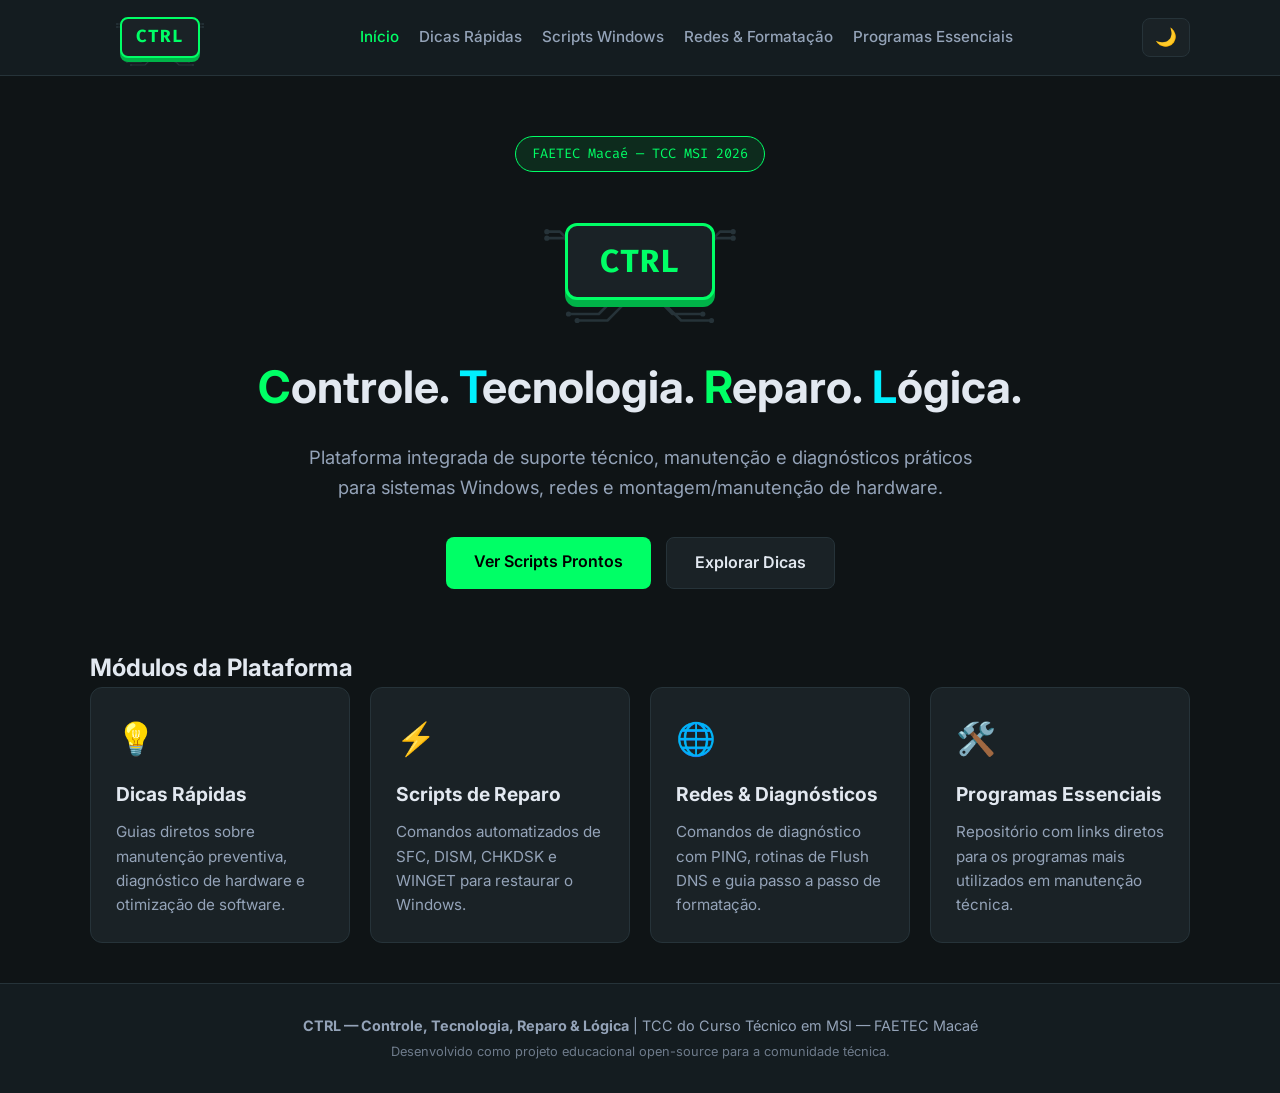
<file: index.html>
<!DOCTYPE html>
<html lang="pt-BR" data-theme="dark">
<head>
    <meta charset="UTF-8">
    <meta name="viewport" content="width=device-width, initial-scale=1.0">
    <title>CTRL — Controle, Tecnologia, Reparo & Lógica</title>
    <link rel="stylesheet" href="design.css">
    <link rel="preconnect" href="https://fonts.googleapis.com">
    <link rel="preconnect" href="https://fonts.gstatic.com" crossorigin>
    <link href="https://fonts.googleapis.com/css2?family=Fira+Code:wght@400;600;700&family=Inter:wght@300;400;500;600;700&display=swap" rel="stylesheet">
</head>
<body data-theme="dark">
    <!-- Canvas para efeito de trilha do mouse -->
    <canvas id="trail-canvas"></canvas>

    <header class="navbar">
        <div class="container nav-container">
            <!-- Logo Interativa CTRL com Trilhas RGB no Topo -->
            <a href="index.html" class="motherboard-container logo-header" title="Início - CTRL">
                <svg class="circuit-bg" viewBox="0 0 450 300" aria-hidden="true">
                    <path class="track t1" d="M 155 120 L 80 120 L 40 80 L 10 80" />
                    <circle class="node n1" cx="10" cy="80" r="5" />
                    <path class="track t2" d="M 155 135 L 90 135 L 50 95 L 10 95" />
                    <circle class="node n2" cx="10" cy="95" r="5" />
                    <path class="track t3" d="M 295 120 L 370 120 L 410 80 L 440 80" />
                    <circle class="node n3" cx="440" cy="80" r="5" />
                    <path class="track t4" d="M 295 135 L 360 135 L 400 95 L 440 95" />
                    <circle class="node n4" cx="440" cy="95" r="5" />
                    <path class="track t2" d="M 170 190 L 170 230 L 130 270 L 60 270" />
                    <circle class="node n2" cx="60" cy="270" r="5" />
                    <path class="track t3" d="M 190 190 L 190 245 L 150 285 L 80 285" />
                    <circle class="node n3" cx="80" cy="285" r="5" />
                    <path class="track t1" d="M 260 190 L 260 230 L 300 270 L 370 270" />
                    <circle class="node n1" cx="370" cy="270" r="5" />
                    <path class="track t4" d="M 280 190 L 280 245 L 320 285 L 390 285" />
                    <circle class="node n4" cx="390" cy="285" r="5" />
                </svg>
                <div class="ctrl-button">CTRL</div>
            </a>

            <nav class="nav-links">
                <a href="index.html" class="active">Início</a>
                <a href="dicas-rapidas.html">Dicas Rápidas</a>
                <a href="reparo.html">Scripts Windows</a>
                <a href="formatacao.html">Redes & Formatação</a>
                <a href="programas-essenciais.html">Programas Essenciais</a>
            </nav>
            <button id="theme-toggle" class="theme-btn" aria-label="Alternar Tema">
                <span class="theme-icon">🌙</span>
            </button>
        </div>
    </header>

    <main>
        <section class="hero">
            <div class="container">
                <div class="hero-badge">FAETEC Macaé — TCC MSI 2026</div>
                
                <!-- Logo Interativa CTRL com Trilhas RGB Destaque no Meio -->
                <div class="keyboard-key-container">
                    <div class="motherboard-container logo-hero">
                        <svg class="circuit-bg" viewBox="0 0 450 300" aria-hidden="true">
                            <path class="track t1" d="M 155 120 L 80 120 L 40 80 L 10 80" />
                            <circle class="node n1" cx="10" cy="80" r="6" />
                            <path class="track t2" d="M 155 135 L 90 135 L 50 95 L 10 95" />
                            <circle class="node n2" cx="10" cy="95" r="6" />
                            <path class="track t3" d="M 295 120 L 370 120 L 410 80 L 440 80" />
                            <circle class="node n3" cx="440" cy="80" r="6" />
                            <path class="track t4" d="M 295 135 L 360 135 L 400 95 L 440 95" />
                            <circle class="node n4" cx="440" cy="95" r="6" />
                            <path class="track t2" d="M 170 190 L 170 230 L 130 270 L 60 270" />
                            <circle class="node n2" cx="60" cy="270" r="6" />
                            <path class="track t3" d="M 190 190 L 190 245 L 150 285 L 80 285" />
                            <circle class="node n3" cx="80" cy="285" r="6" />
                            <path class="track t1" d="M 260 190 L 260 230 L 300 270 L 370 270" />
                            <circle class="node n1" cx="370" cy="270" r="6" />
                            <path class="track t4" d="M 280 190 L 280 245 L 320 285 L 390 285" />
                            <circle class="node n4" cx="390" cy="285" r="6" />
                        </svg>
                        <div class="ctrl-button hero-keycap">CTRL</div>
                    </div>
                </div>

                <h1 class="hero-title">
                    <span class="text-green">C</span>ontrole. 
                    <span class="text-aqua">T</span>ecnologia. 
                    <span class="text-green">R</span>eparo. 
                    <span class="text-aqua">L</span>ógica.
                </h1>
                <p class="hero-desc">
                    Plataforma integrada de suporte técnico, manutenção e diagnósticos práticos para sistemas Windows, redes e montagem/manutenção de hardware.
                </p>
                <div class="hero-actions">
                    <a href="reparo.html" class="btn btn-primary">Ver Scripts Prontos</a>
                    <a href="dicas-rapidas.html" class="btn btn-outline">Explorar Dicas</a>
                </div>
            </div>
        </section>

        <section class="modules-section">
            <div class="container">
                <h2 class="section-title">Módulos da Plataforma</h2>
                <div class="grid-4">
                    <a href="dicas-rapidas.html" class="card-link">
                        <div class="card">
                            <div class="card-icon">💡</div>
                            <h3>Dicas Rápidas</h3>
                            <p>Guias diretos sobre manutenção preventiva, diagnóstico de hardware e otimização de software.</p>
                        </div>
                    </a>
                    <a href="reparo.html" class="card-link">
                        <div class="card">
                            <div class="card-icon">⚡</div>
                            <h3>Scripts de Reparo</h3>
                            <p>Comandos automatizados de SFC, DISM, CHKDSK e WINGET para restaurar o Windows.</p>
                        </div>
                    </a>
                    <a href="formatacao.html" class="card-link">
                        <div class="card">
                            <div class="card-icon">🌐</div>
                            <h3>Redes & Diagnósticos</h3>
                            <p>Comandos de diagnóstico com PING, rotinas de Flush DNS e guia passo a passo de formatação.</p>
                        </div>
                    </a>
                    <a href="programas-essenciais.html" class="card-link">
                        <div class="card">
                            <div class="card-icon">🛠️</div>
                            <h3>Programas Essenciais</h3>
                            <p>Repositório com links diretos para os programas mais utilizados em manutenção técnica.</p>
                        </div>
                    </a>
                </div>
            </div>
        </section>
    </main>

    <footer>
        <div class="container footer-content">
            <p><strong>CTRL — Controle, Tecnologia, Reparo & Lógica</strong> | TCC do Curso Técnico em MSI — FAETEC Macaé</p>
            <p class="footer-sub">Desenvolvido como projeto educacional open-source para a comunidade técnica.</p>
        </div>
    </footer>

    <script src="JavaScript/interactives.js"></script>
    <script src="JavaScript/trail.js"></script>
</body>
</html>
</file>
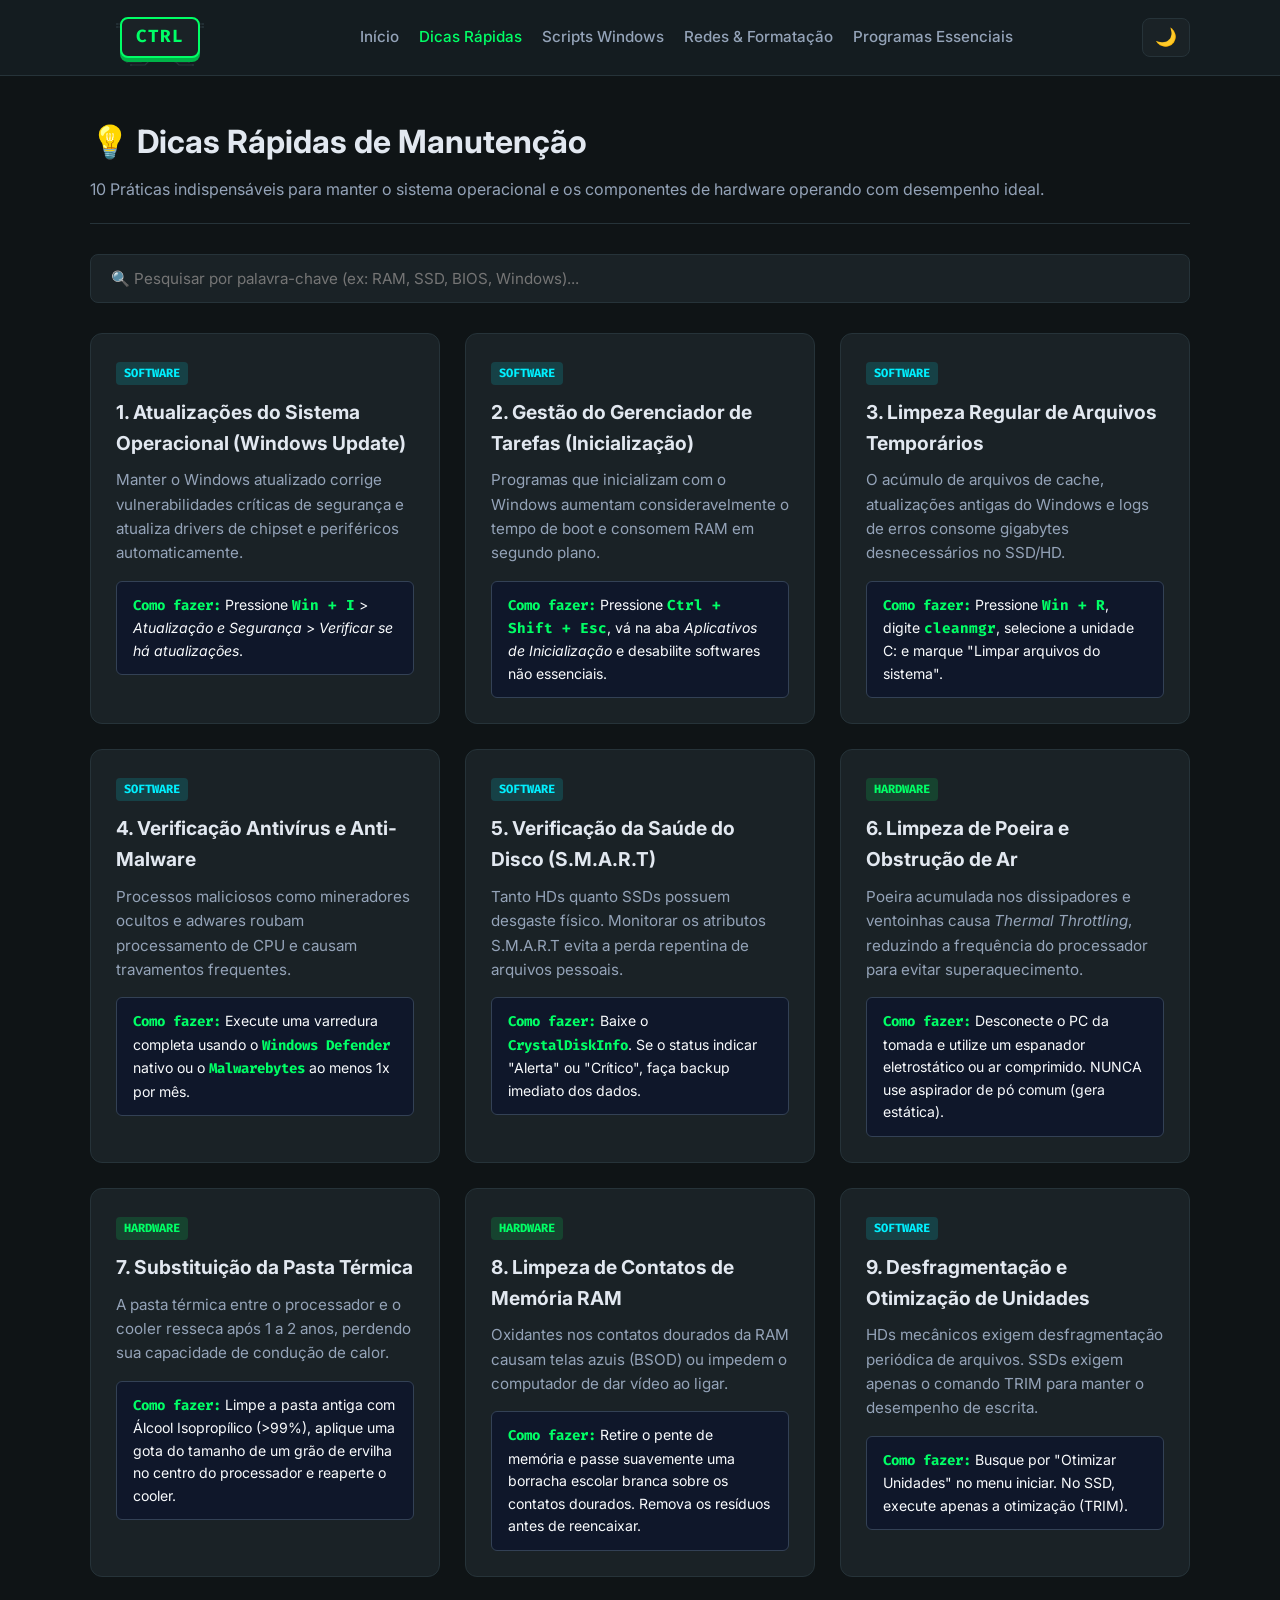
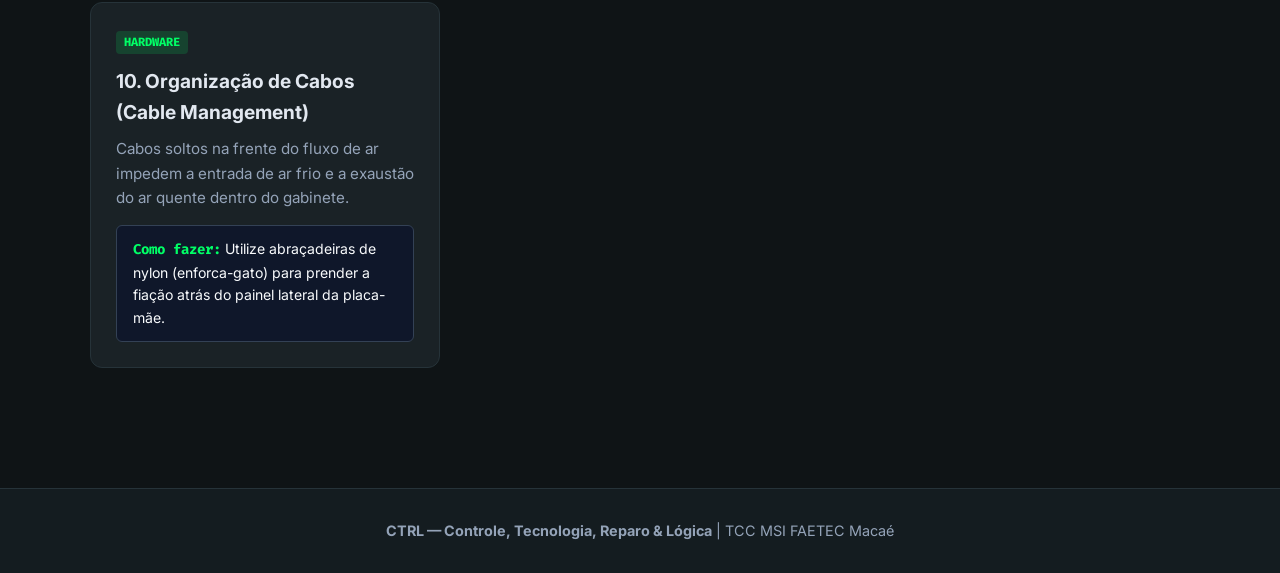
<file: dicas-rapidas.html>
<!DOCTYPE html>
<html lang="pt-BR" data-theme="dark">
<head>
    <meta charset="UTF-8">
    <meta name="viewport" content="width=device-width, initial-scale=1.0">
    <title>Dicas Rápidas — CTRL</title>
    <link rel="stylesheet" href="design.css">
    <link href="https://fonts.googleapis.com/css2?family=Fira+Code:wght@400;600;700&family=Inter:wght@300;400;500;600;700&display=swap" rel="stylesheet">
</head>
<body data-theme="dark">
    <canvas id="trail-canvas"></canvas>

    <header class="navbar">
        <div class="container nav-container">
            <a href="index.html" class="motherboard-container logo-header" title="Início - CTRL">
                <svg class="circuit-bg" viewBox="0 0 450 300" aria-hidden="true">
                    <path class="track t1" d="M 155 120 L 80 120 L 40 80 L 10 80" /><circle class="node n1" cx="10" cy="80" r="5" />
                    <path class="track t2" d="M 155 135 L 90 135 L 50 95 L 10 95" /><circle class="node n2" cx="10" cy="95" r="5" />
                    <path class="track t3" d="M 295 120 L 370 120 L 410 80 L 440 80" /><circle class="node n3" cx="440" cy="80" r="5" />
                    <path class="track t4" d="M 295 135 L 360 135 L 400 95 L 440 95" /><circle class="node n4" cx="440" cy="95" r="5" />
                    <path class="track t2" d="M 170 190 L 170 230 L 130 270 L 60 270" /><circle class="node n2" cx="60" cy="270" r="5" />
                    <path class="track t3" d="M 190 190 L 190 245 L 150 285 L 80 285" /><circle class="node n3" cx="80" cy="285" r="5" />
                    <path class="track t1" d="M 260 190 L 260 230 L 300 270 L 370 270" /><circle class="node n1" cx="370" cy="270" r="5" />
                    <path class="track t4" d="M 280 190 L 280 245 L 320 285 L 390 285" /><circle class="node n4" cx="390" cy="285" r="5" />
                </svg>
                <div class="ctrl-button">CTRL</div>
            </a>
            <nav class="nav-links">
                <a href="index.html">Início</a>
                <a href="dicas-rapidas.html" class="active">Dicas Rápidas</a>
                <a href="reparo.html">Scripts Windows</a>
                <a href="formatacao.html">Redes & Formatação</a>
                <a href="programas-essenciais.html">Programas Essenciais</a>
            </nav>
            <button id="theme-toggle" class="theme-btn"><span class="theme-icon">🌙</span></button>
        </div>
    </header>

    <main class="container page-content">
        <div class="page-header">
            <h1>💡 Dicas Rápidas de Manutenção</h1>
            <p>10 Práticas indispensáveis para manter o sistema operacional e os componentes de hardware operando com desempenho ideal.</p>
        </div>

        <div class="search-container">
            <input type="text" id="search-input" placeholder="🔍 Pesquisar por palavra-chave (ex: RAM, SSD, BIOS, Windows)...">
        </div>

        <div class="grid-2">
            <div class="card">
                <span class="tag tag-software">SOFTWARE</span>
                <h3>1. Atualizações do Sistema Operacional (Windows Update)</h3>
                <p>Manter o Windows atualizado corrige vulnerabilidades críticas de segurança e atualiza drivers de chipset e periféricos automaticamente.</p>
                <div class="tip-box">
                    <strong>Como fazer:</strong> Pressione <code>Win + I</code> &gt; <em>Atualização e Segurança</em> &gt; <em>Verificar se há atualizações</em>.
                </div>
            </div>

            <div class="card">
                <span class="tag tag-software">SOFTWARE</span>
                <h3>2. Gestão do Gerenciador de Tarefas (Inicialização)</h3>
                <p>Programas que inicializam com o Windows aumentam consideravelmente o tempo de boot e consomem RAM em segundo plano.</p>
                <div class="tip-box">
                    <strong>Como fazer:</strong> Pressione <code>Ctrl + Shift + Esc</code>, vá na aba <em>Aplicativos de Inicialização</em> e desabilite softwares não essenciais.
                </div>
            </div>

            <div class="card">
                <span class="tag tag-software">SOFTWARE</span>
                <h3>3. Limpeza Regular de Arquivos Temporários</h3>
                <p>O acúmulo de arquivos de cache, atualizações antigas do Windows e logs de erros consome gigabytes desnecessários no SSD/HD.</p>
                <div class="tip-box">
                    <strong>Como fazer:</strong> Pressione <code>Win + R</code>, digite <code>cleanmgr</code>, selecione a unidade C: e marque "Limpar arquivos do sistema".
                </div>
            </div>

            <div class="card">
                <span class="tag tag-software">SOFTWARE</span>
                <h3>4. Verificação Antivírus e Anti-Malware</h3>
                <p>Processos maliciosos como mineradores ocultos e adwares roubam processamento de CPU e causam travamentos frequentes.</p>
                <div class="tip-box">
                    <strong>Como fazer:</strong> Execute uma varredura completa usando o <strong>Windows Defender</strong> nativo ou o <strong>Malwarebytes</strong> ao menos 1x por mês.
                </div>
            </div>

            <div class="card">
                <span class="tag tag-software">SOFTWARE</span>
                <h3>5. Verificação da Saúde do Disco (S.M.A.R.T)</h3>
                <p>Tanto HDs quanto SSDs possuem desgaste físico. Monitorar os atributos S.M.A.R.T evita a perda repentina de arquivos pessoais.</p>
                <div class="tip-box">
                    <strong>Como fazer:</strong> Baixe o <strong>CrystalDiskInfo</strong>. Se o status indicar "Alerta" ou "Crítico", faça backup imediato dos dados.
                </div>
            </div>

            <div class="card">
                <span class="tag tag-hardware">HARDWARE</span>
                <h3>6. Limpeza de Poeira e Obstrução de Ar</h3>
                <p>Poeira acumulada nos dissipadores e ventoinhas causa <em>Thermal Throttling</em>, reduzindo a frequência do processador para evitar superaquecimento.</p>
                <div class="tip-box">
                    <strong>Como fazer:</strong> Desconecte o PC da tomada e utilize um espanador eletrostático ou ar comprimido. NUNCA use aspirador de pó comum (gera estática).
                </div>
            </div>

            <div class="card">
                <span class="tag tag-hardware">HARDWARE</span>
                <h3>7. Substituição da Pasta Térmica</h3>
                <p>A pasta térmica entre o processador e o cooler resseca após 1 a 2 anos, perdendo sua capacidade de condução de calor.</p>
                <div class="tip-box">
                    <strong>Como fazer:</strong> Limpe a pasta antiga com Álcool Isopropílico (&gt;99%), aplique uma gota do tamanho de um grão de ervilha no centro do processador e reaperte o cooler.
                </div>
            </div>

            <div class="card">
                <span class="tag tag-hardware">HARDWARE</span>
                <h3>8. Limpeza de Contatos de Memória RAM</h3>
                <p>Oxidantes nos contatos dourados da RAM causam telas azuis (BSOD) ou impedem o computador de dar vídeo ao ligar.</p>
                <div class="tip-box">
                    <strong>Como fazer:</strong> Retire o pente de memória e passe suavemente uma borracha escolar branca sobre os contatos dourados. Remova os resíduos antes de reencaixar.
                </div>
            </div>

            <div class="card">
                <span class="tag tag-software">SOFTWARE</span>
                <h3>9. Desfragmentação e Otimização de Unidades</h3>
                <p>HDs mecânicos exigem desfragmentação periódica de arquivos. SSDs exigem apenas o comando TRIM para manter o desempenho de escrita.</p>
                <div class="tip-box">
                    <strong>Como fazer:</strong> Busque por "Otimizar Unidades" no menu iniciar. No SSD, execute apenas a otimização (TRIM).
                </div>
            </div>

            <div class="card">
                <span class="tag tag-hardware">HARDWARE</span>
                <h3>10. Organização de Cabos (Cable Management)</h3>
                <p>Cabos soltos na frente do fluxo de ar impedem a entrada de ar frio e a exaustão do ar quente dentro do gabinete.</p>
                <div class="tip-box">
                    <strong>Como fazer:</strong> Utilize abraçadeiras de nylon (enforca-gato) para prender a fiação atrás do painel lateral da placa-mãe.
                </div>
            </div>
        </div>
    </main>

    <footer>
        <div class="container footer-content">
            <p><strong>CTRL — Controle, Tecnologia, Reparo & Lógica</strong> | TCC MSI FAETEC Macaé</p>
        </div>
    </footer>
    <script src="JavaScript/interactives.js"></script>
    <script src="JavaScript/trail.js"></script>
</body>
</html>
</file>
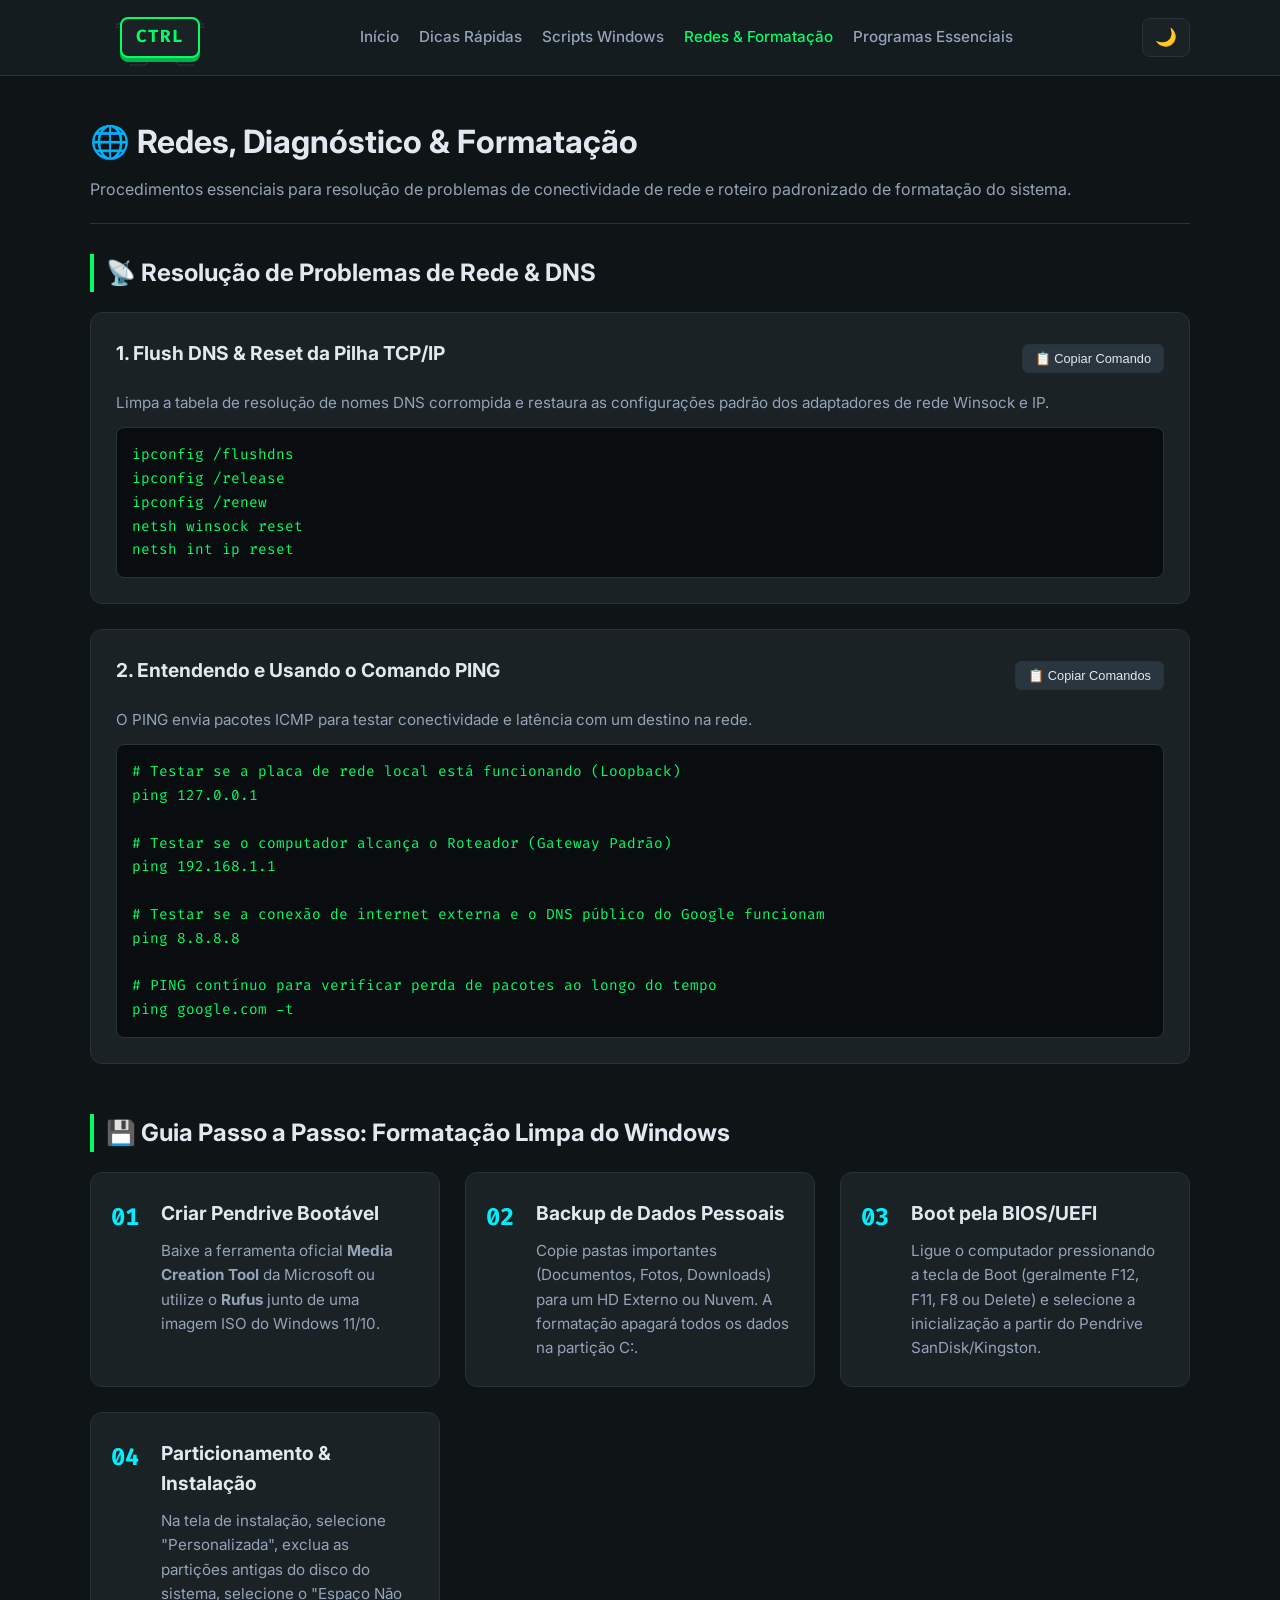
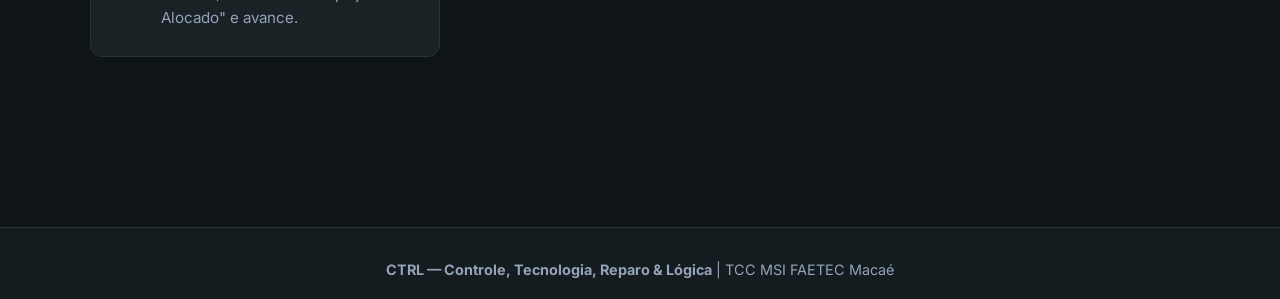
<file: formatacao.html>
<!DOCTYPE html>
<html lang="pt-BR" data-theme="dark">
<head>
    <meta charset="UTF-8">
    <meta name="viewport" content="width=device-width, initial-scale=1.0">
    <title>Redes & Formatação — CTRL</title>
    <link rel="stylesheet" href="design.css">
    <link href="https://fonts.googleapis.com/css2?family=Fira+Code:wght@400;600;700&family=Inter:wght@300;400;500;600;700&display=swap" rel="stylesheet">
</head>
<body data-theme="dark">
    <canvas id="trail-canvas"></canvas>

    <header class="navbar">
        <div class="container nav-container">
            <a href="index.html" class="motherboard-container logo-header" title="Início - CTRL">
                <svg class="circuit-bg" viewBox="0 0 450 300" aria-hidden="true">
                    <path class="track t1" d="M 155 120 L 80 120 L 40 80 L 10 80" /><circle class="node n1" cx="10" cy="80" r="5" />
                    <path class="track t2" d="M 155 135 L 90 135 L 50 95 L 10 95" /><circle class="node n2" cx="10" cy="95" r="5" />
                    <path class="track t3" d="M 295 120 L 370 120 L 410 80 L 440 80" /><circle class="node n3" cx="440" cy="80" r="5" />
                    <path class="track t4" d="M 295 135 L 360 135 L 400 95 L 440 95" /><circle class="node n4" cx="440" cy="95" r="5" />
                    <path class="track t2" d="M 170 190 L 170 230 L 130 270 L 60 270" /><circle class="node n2" cx="60" cy="270" r="5" />
                    <path class="track t3" d="M 190 190 L 190 245 L 150 285 L 80 285" /><circle class="node n3" cx="80" cy="285" r="5" />
                    <path class="track t1" d="M 260 190 L 260 230 L 300 270 L 370 270" /><circle class="node n1" cx="370" cy="270" r="5" />
                    <path class="track t4" d="M 280 190 L 280 245 L 320 285 L 390 285" /><circle class="node n4" cx="390" cy="285" r="5" />
                </svg>
                <div class="ctrl-button">CTRL</div>
            </a>
            <nav class="nav-links">
                <a href="index.html">Início</a>
                <a href="dicas-rapidas.html">Dicas Rápidas</a>
                <a href="reparo.html">Scripts Windows</a>
                <a href="formatacao.html" class="active">Redes & Formatação</a>
                <a href="programas-essenciais.html">Programas Essenciais</a>
            </nav>
            <button id="theme-toggle" class="theme-btn"><span class="theme-icon">🌙</span></button>
        </div>
    </header>

    <main class="container page-content">
        <div class="page-header">
            <h1>🌐 Redes, Diagnóstico & Formatação</h1>
            <p>Procedimentos essenciais para resolução de problemas de conectividade de rede e roteiro padronizado de formatação do sistema.</p>
        </div>

        <section class="section-mb">
            <h2>📡 Resolução de Problemas de Rede & DNS</h2>

            <div class="card script-card">
                <div class="script-header">
                    <h3>1. Flush DNS & Reset da Pilha TCP/IP</h3>
                    <button class="btn-copy" onclick="copyCode('code-netreset')">📋 Copiar Comando</button>
                </div>
                <p>Limpa a tabela de resolução de nomes DNS corrompida e restaura as configurações padrão dos adaptadores de rede Winsock e IP.</p>
                <pre><code id="code-netreset">ipconfig /flushdns
ipconfig /release
ipconfig /renew
netsh winsock reset
netsh int ip reset</code></pre>
            </div>

            <div class="card script-card">
                <div class="script-header">
                    <h3>2. Entendendo e Usando o Comando PING</h3>
                    <button class="btn-copy" onclick="copyCode('code-ping')">📋 Copiar Comandos</button>
                </div>
                <p>O PING envia pacotes ICMP para testar conectividade e latência com um destino na rede.</p>
                <pre><code id="code-ping"># Testar se a placa de rede local está funcionando (Loopback)
ping 127.0.0.1

# Testar se o computador alcança o Roteador (Gateway Padrão)
ping 192.168.1.1

# Testar se a conexão de internet externa e o DNS público do Google funcionam
ping 8.8.8.8

# PING contínuo para verificar perda de pacotes ao longo do tempo
ping google.com -t</code></pre>
            </div>
        </section>

        <section class="section-mb">
            <h2>💾 Guia Passo a Passo: Formatação Limpa do Windows</h2>
            <div class="grid-2">
                <div class="card step-card">
                    <div class="step-num">01</div>
                    <h3>Criar Pendrive Bootável</h3>
                    <p>Baixe a ferramenta oficial <strong>Media Creation Tool</strong> da Microsoft ou utilize o <strong>Rufus</strong> junto de uma imagem ISO do Windows 11/10.</p>
                </div>

                <div class="card step-card">
                    <div class="step-num">02</div>
                    <h3>Backup de Dados Pessoais</h3>
                    <p>Copie pastas importantes (Documentos, Fotos, Downloads) para um HD Externo ou Nuvem. A formatação apagará todos os dados na partição C:.</p>
                </div>

                <div class="card step-card">
                    <div class="step-num">03</div>
                    <h3>Boot pela BIOS/UEFI</h3>
                    <p>Ligue o computador pressionando a tecla de Boot (geralmente F12, F11, F8 ou Delete) e selecione a inicialização a partir do Pendrive SanDisk/Kingston.</p>
                </div>

                <div class="card step-card">
                    <div class="step-num">04</div>
                    <h3>Particionamento & Instalação</h3>
                    <p>Na tela de instalação, selecione "Personalizada", exclua as partições antigas do disco do sistema, selecione o "Espaço Não Alocado" e avance.</p>
                </div>
            </div>
        </section>
    </main>

    <footer>
        <div class="container footer-content">
            <p><strong>CTRL — Controle, Tecnologia, Reparo & Lógica</strong> | TCC MSI FAETEC Macaé</p>
        </div>
    </footer>
    <script src="JavaScript/interactives.js"></script>
    <script src="JavaScript/trail.js"></script>
</body>
</html>
</file>
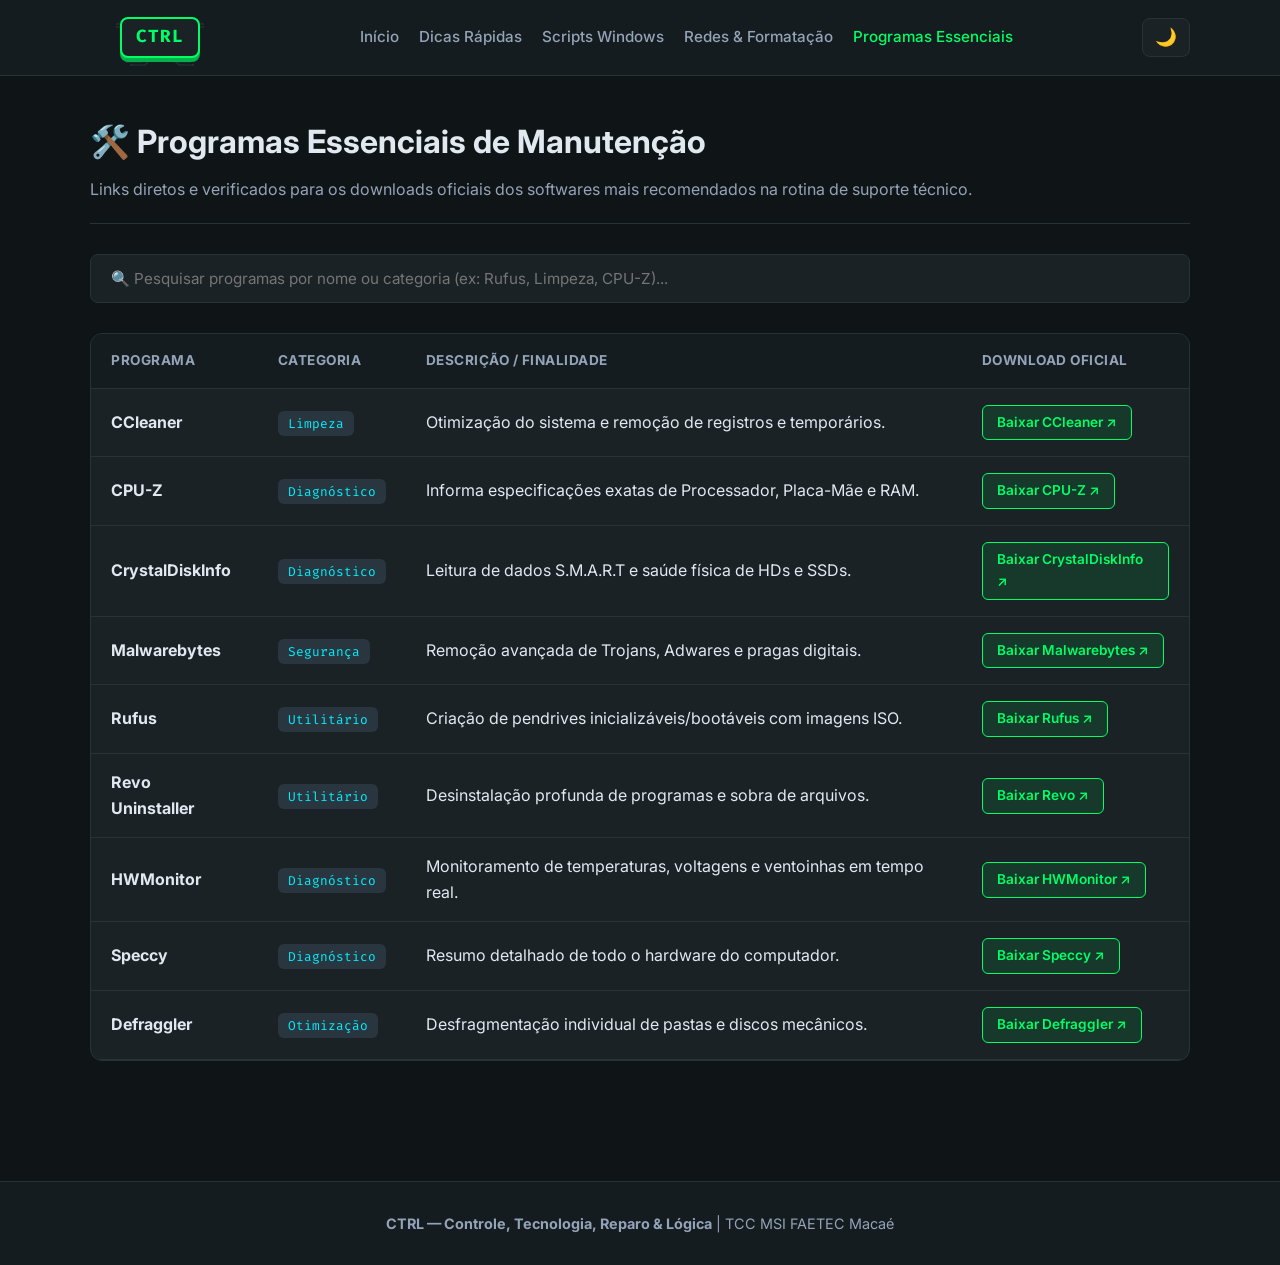
<file: programas-essenciais.html>
<!DOCTYPE html>
<html lang="pt-BR" data-theme="dark">
<head>
    <meta charset="UTF-8">
    <meta name="viewport" content="width=device-width, initial-scale=1.0">
    <title>Programas Essenciais — CTRL</title>
    <link rel="stylesheet" href="design.css">
    <link href="https://fonts.googleapis.com/css2?family=Fira+Code:wght@400;600;700&family=Inter:wght@300;400;500;600;700&display=swap" rel="stylesheet">
</head>
<body data-theme="dark">
    <canvas id="trail-canvas"></canvas>

    <header class="navbar">
        <div class="container nav-container">
            <a href="index.html" class="motherboard-container logo-header" title="Início - CTRL">
                <svg class="circuit-bg" viewBox="0 0 450 300" aria-hidden="true">
                    <path class="track t1" d="M 155 120 L 80 120 L 40 80 L 10 80" /><circle class="node n1" cx="10" cy="80" r="5" />
                    <path class="track t2" d="M 155 135 L 90 135 L 50 95 L 10 95" /><circle class="node n2" cx="10" cy="95" r="5" />
                    <path class="track t3" d="M 295 120 L 370 120 L 410 80 L 440 80" /><circle class="node n3" cx="440" cy="80" r="5" />
                    <path class="track t4" d="M 295 135 L 360 135 L 400 95 L 440 95" /><circle class="node n4" cx="440" cy="95" r="5" />
                    <path class="track t2" d="M 170 190 L 170 230 L 130 270 L 60 270" /><circle class="node n2" cx="60" cy="270" r="5" />
                    <path class="track t3" d="M 190 190 L 190 245 L 150 285 L 80 285" /><circle class="node n3" cx="80" cy="285" r="5" />
                    <path class="track t1" d="M 260 190 L 260 230 L 300 270 L 370 270" /><circle class="node n1" cx="370" cy="270" r="5" />
                    <path class="track t4" d="M 280 190 L 280 245 L 320 285 L 390 285" /><circle class="node n4" cx="390" cy="285" r="5" />
                </svg>
                <div class="ctrl-button">CTRL</div>
            </a>
            <nav class="nav-links">
                <a href="index.html">Início</a>
                <a href="dicas-rapidas.html">Dicas Rápidas</a>
                <a href="reparo.html">Scripts Windows</a>
                <a href="formatacao.html">Redes & Formatação</a>
                <a href="programas-essenciais.html" class="active">Programas Essenciais</a>
            </nav>
            <button id="theme-toggle" class="theme-btn"><span class="theme-icon">🌙</span></button>
        </div>
    </header>

    <main class="container page-content">
        <div class="page-header">
            <h1>🛠️ Programas Essenciais de Manutenção</h1>
            <p>Links diretos e verificados para os downloads oficiais dos softwares mais recomendados na rotina de suporte técnico.</p>
        </div>

        <div class="search-container">
            <input type="text" id="search-input" placeholder="🔍 Pesquisar programas por nome ou categoria (ex: Rufus, Limpeza, CPU-Z)...">
        </div>

        <div class="table-container">
            <table class="prog-table">
                <thead>
                    <tr>
                        <th>Programa</th>
                        <th>Categoria</th>
                        <th>Descrição / Finalidade</th>
                        <th>Download Oficial</th>
                    </tr>
                </thead>
                <tbody>
                    <tr>
                        <td><strong>CCleaner</strong></td>
                        <td><span class="badge-cat">Limpeza</span></td>
                        <td>Otimização do sistema e remoção de registros e temporários.</td>
                        <td><a href="https://www.ccleaner.com/ccleaner/download" target="_blank" rel="noopener" class="btn-download">Baixar CCleaner ↗</a></td>
                    </tr>
                    <tr>
                        <td><strong>CPU-Z</strong></td>
                        <td><span class="badge-cat">Diagnóstico</span></td>
                        <td>Informa especificações exatas de Processador, Placa-Mãe e RAM.</td>
                        <td><a href="https://www.cpuid.com/softwares/cpu-z.html" target="_blank" rel="noopener" class="btn-download">Baixar CPU-Z ↗</a></td>
                    </tr>
                    <tr>
                        <td><strong>CrystalDiskInfo</strong></td>
                        <td><span class="badge-cat">Diagnóstico</span></td>
                        <td>Leitura de dados S.M.A.R.T e saúde física de HDs e SSDs.</td>
                        <td><a href="https://crystalmark.info/en/download/" target="_blank" rel="noopener" class="btn-download">Baixar CrystalDiskInfo ↗</a></td>
                    </tr>
                    <tr>
                        <td><strong>Malwarebytes</strong></td>
                        <td><span class="badge-cat">Segurança</span></td>
                        <td>Remoção avançada de Trojans, Adwares e pragas digitais.</td>
                        <td><a href="https://www.malwarebytes.com/mwb-download" target="_blank" rel="noopener" class="btn-download">Baixar Malwarebytes ↗</a></td>
                    </tr>
                    <tr>
                        <td><strong>Rufus</strong></td>
                        <td><span class="badge-cat">Utilitário</span></td>
                        <td>Criação de pendrives inicializáveis/bootáveis com imagens ISO.</td>
                        <td><a href="https://rufus.ie/" target="_blank" rel="noopener" class="btn-download">Baixar Rufus ↗</a></td>
                    </tr>
                    <tr>
                        <td><strong>Revo Uninstaller</strong></td>
                        <td><span class="badge-cat">Utilitário</span></td>
                        <td>Desinstalação profunda de programas e sobra de arquivos.</td>
                        <td><a href="https://www.revouninstaller.com/revo-uninstaller-free-download/" target="_blank" rel="noopener" class="btn-download">Baixar Revo ↗</a></td>
                    </tr>
                    <tr>
                        <td><strong>HWMonitor</strong></td>
                        <td><span class="badge-cat">Diagnóstico</span></td>
                        <td>Monitoramento de temperaturas, voltagens e ventoinhas em tempo real.</td>
                        <td><a href="https://www.cpuid.com/softwares/hwmonitor.html" target="_blank" rel="noopener" class="btn-download">Baixar HWMonitor ↗</a></td>
                    </tr>
                    <tr>
                        <td><strong>Speccy</strong></td>
                        <td><span class="badge-cat">Diagnóstico</span></td>
                        <td>Resumo detalhado de todo o hardware do computador.</td>
                        <td><a href="https://www.ccleaner.com/speccy/download" target="_blank" rel="noopener" class="btn-download">Baixar Speccy ↗</a></td>
                    </tr>
                    <tr>
                        <td><strong>Defraggler</strong></td>
                        <td><span class="badge-cat">Otimização</span></td>
                        <td>Desfragmentação individual de pastas e discos mecânicos.</td>
                        <td><a href="https://www.ccleaner.com/defraggler/download" target="_blank" rel="noopener" class="btn-download">Baixar Defraggler ↗</a></td>
                    </tr>
                </tbody>
            </table>
        </div>
    </main>

    <footer>
        <div class="container footer-content">
            <p><strong>CTRL — Controle, Tecnologia, Reparo & Lógica</strong> | TCC MSI FAETEC Macaé</p>
        </div>
    </footer>
    <script src="JavaScript/interactives.js"></script>
    <script src="JavaScript/trail.js"></script>
</body>
</html>
</file>
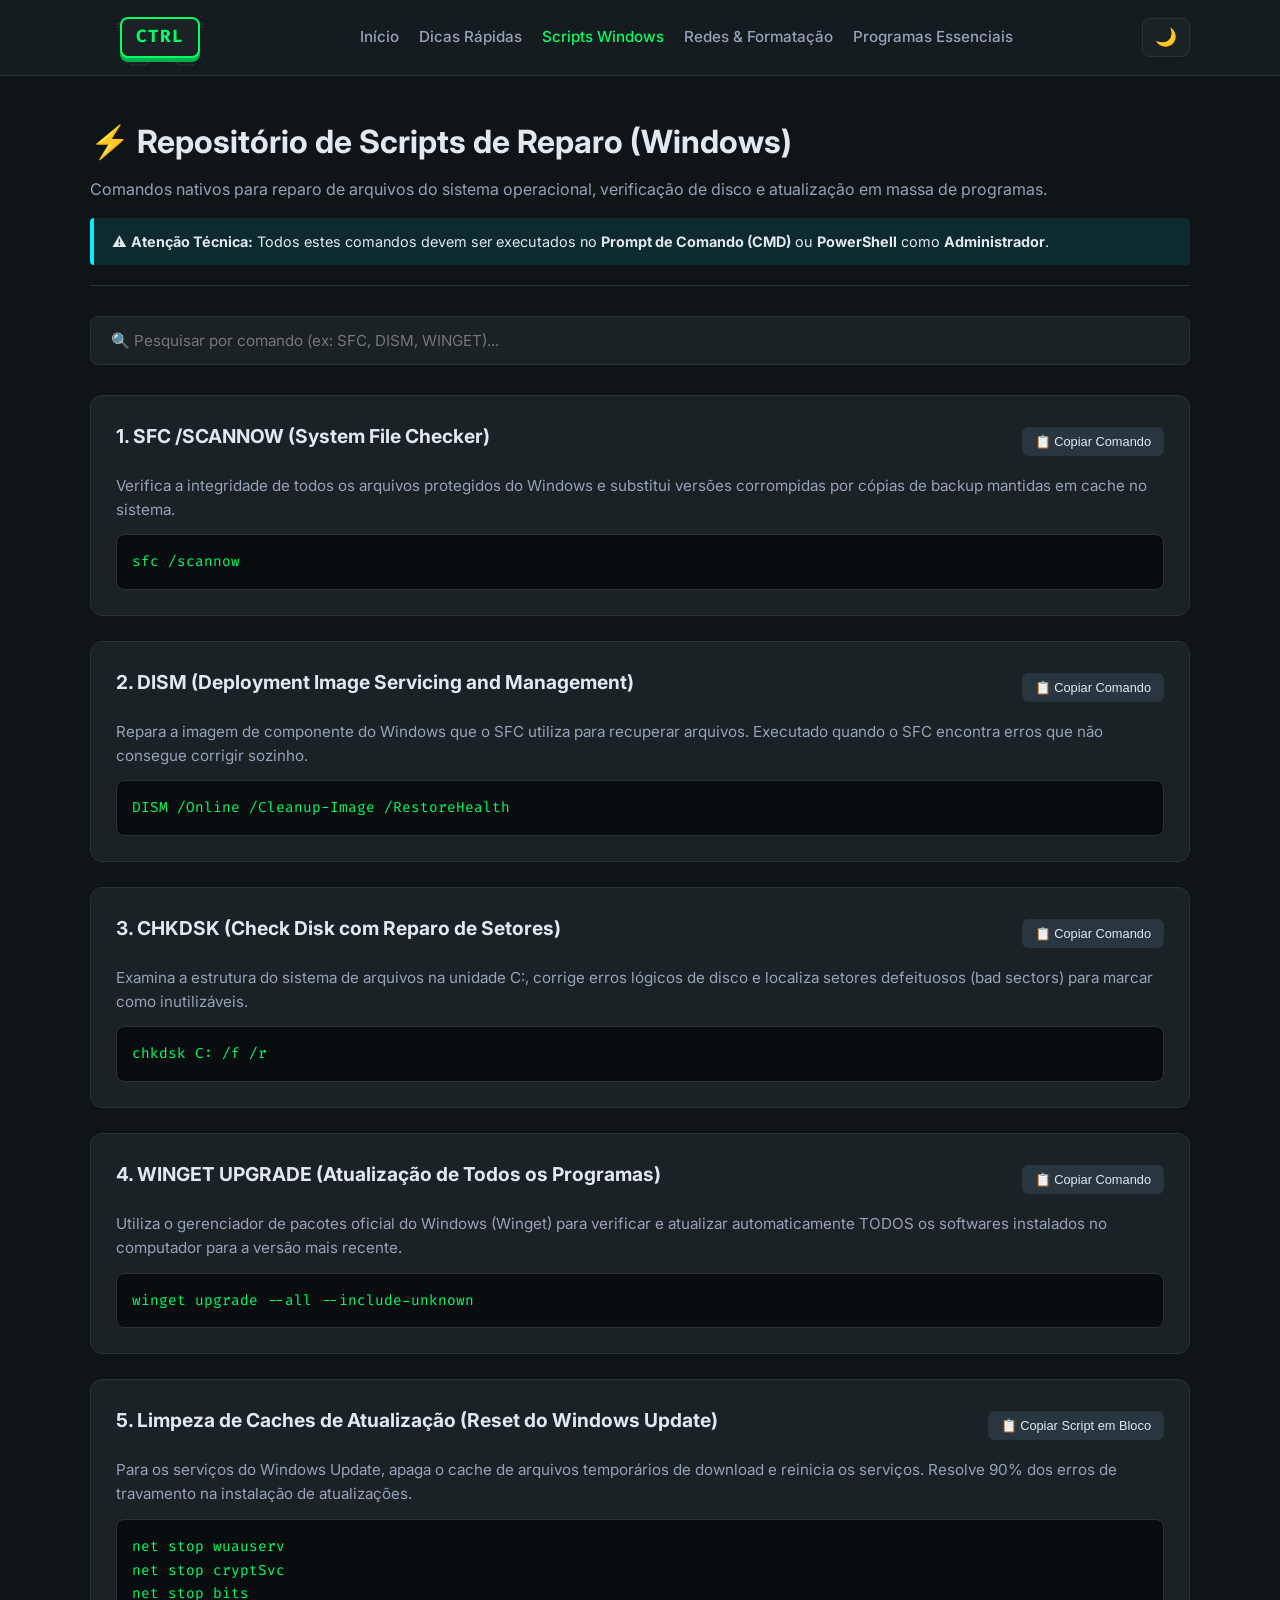
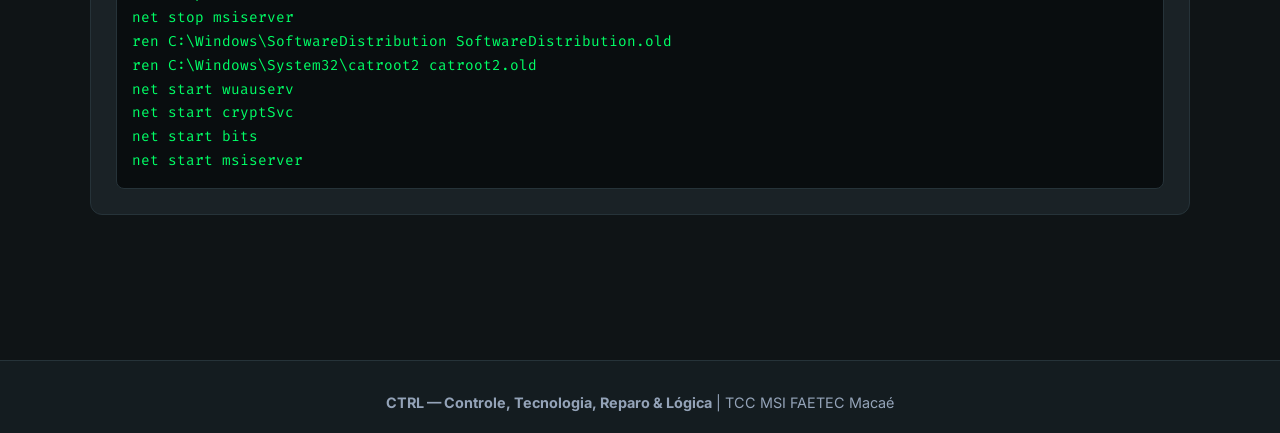
<file: reparo.html>
<!DOCTYPE html>
<html lang="pt-BR" data-theme="dark">
<head>
    <meta charset="UTF-8">
    <meta name="viewport" content="width=device-width, initial-scale=1.0">
    <title>Scripts de Reparo — CTRL</title>
    <link rel="stylesheet" href="design.css">
    <link href="https://fonts.googleapis.com/css2?family=Fira+Code:wght@400;600;700&family=Inter:wght@300;400;500;600;700&display=swap" rel="stylesheet">
</head>
<body data-theme="dark">
    <canvas id="trail-canvas"></canvas>

    <header class="navbar">
        <div class="container nav-container">
            <a href="index.html" class="motherboard-container logo-header" title="Início - CTRL">
                <svg class="circuit-bg" viewBox="0 0 450 300" aria-hidden="true">
                    <path class="track t1" d="M 155 120 L 80 120 L 40 80 L 10 80" /><circle class="node n1" cx="10" cy="80" r="5" />
                    <path class="track t2" d="M 155 135 L 90 135 L 50 95 L 10 95" /><circle class="node n2" cx="10" cy="95" r="5" />
                    <path class="track t3" d="M 295 120 L 370 120 L 410 80 L 440 80" /><circle class="node n3" cx="440" cy="80" r="5" />
                    <path class="track t4" d="M 295 135 L 360 135 L 400 95 L 440 95" /><circle class="node n4" cx="440" cy="95" r="5" />
                    <path class="track t2" d="M 170 190 L 170 230 L 130 270 L 60 270" /><circle class="node n2" cx="60" cy="270" r="5" />
                    <path class="track t3" d="M 190 190 L 190 245 L 150 285 L 80 285" /><circle class="node n3" cx="80" cy="285" r="5" />
                    <path class="track t1" d="M 260 190 L 260 230 L 300 270 L 370 270" /><circle class="node n1" cx="370" cy="270" r="5" />
                    <path class="track t4" d="M 280 190 L 280 245 L 320 285 L 390 285" /><circle class="node n4" cx="390" cy="285" r="5" />
                </svg>
                <div class="ctrl-button">CTRL</div>
            </a>
            <nav class="nav-links">
                <a href="index.html">Início</a>
                <a href="dicas-rapidas.html">Dicas Rápidas</a>
                <a href="reparo.html" class="active">Scripts Windows</a>
                <a href="formatacao.html">Redes & Formatação</a>
                <a href="programas-essenciais.html">Programas Essenciais</a>
            </nav>
            <button id="theme-toggle" class="theme-btn"><span class="theme-icon">🌙</span></button>
        </div>
    </header>

    <main class="container page-content">
        <div class="page-header">
            <h1>⚡ Repositório de Scripts de Reparo (Windows)</h1>
            <p>Comandos nativos para reparo de arquivos do sistema operacional, verificação de disco e atualização em massa de programas.</p>
            <div class="alert-box">
                ⚠️ <strong>Atenção Técnica:</strong> Todos estes comandos devem ser executados no <strong>Prompt de Comando (CMD)</strong> ou <strong>PowerShell</strong> como <strong>Administrador</strong>.
            </div>
        </div>

        <div class="search-container">
            <input type="text" id="search-input" placeholder="🔍 Pesquisar por comando (ex: SFC, DISM, WINGET)...">
        </div>

        <div class="script-section">
            <div class="card script-card">
                <div class="script-header">
                    <h3>1. SFC /SCANNOW (System File Checker)</h3>
                    <button class="btn-copy" onclick="copyCode('code-sfc')">📋 Copiar Comando</button>
                </div>
                <p>Verifica a integridade de todos os arquivos protegidos do Windows e substitui versões corrompidas por cópias de backup mantidas em cache no sistema.</p>
                <pre><code id="code-sfc">sfc /scannow</code></pre>
            </div>

            <div class="card script-card">
                <div class="script-header">
                    <h3>2. DISM (Deployment Image Servicing and Management)</h3>
                    <button class="btn-copy" onclick="copyCode('code-dism')">📋 Copiar Comando</button>
                </div>
                <p>Repara a imagem de componente do Windows que o SFC utiliza para recuperar arquivos. Executado quando o SFC encontra erros que não consegue corrigir sozinho.</p>
                <pre><code id="code-dism">DISM /Online /Cleanup-Image /RestoreHealth</code></pre>
            </div>

            <div class="card script-card">
                <div class="script-header">
                    <h3>3. CHKDSK (Check Disk com Reparo de Setores)</h3>
                    <button class="btn-copy" onclick="copyCode('code-chkdsk')">📋 Copiar Comando</button>
                </div>
                <p>Examina a estrutura do sistema de arquivos na unidade C:, corrige erros lógicos de disco e localiza setores defeituosos (bad sectors) para marcar como inutilizáveis.</p>
                <pre><code id="code-chkdsk">chkdsk C: /f /r</code></pre>
            </div>

            <div class="card script-card">
                <div class="script-header">
                    <h3>4. WINGET UPGRADE (Atualização de Todos os Programas)</h3>
                    <button class="btn-copy" onclick="copyCode('code-winget')">📋 Copiar Comando</button>
                </div>
                <p>Utiliza o gerenciador de pacotes oficial do Windows (Winget) para verificar e atualizar automaticamente TODOS os softwares instalados no computador para a versão mais recente.</p>
                <pre><code id="code-winget">winget upgrade --all --include-unknown</code></pre>
            </div>

            <div class="card script-card">
                <div class="script-header">
                    <h3>5. Limpeza de Caches de Atualização (Reset do Windows Update)</h3>
                    <button class="btn-copy" onclick="copyCode('code-wu')">📋 Copiar Script em Bloco</button>
                </div>
                <p>Para os serviços do Windows Update, apaga o cache de arquivos temporários de download e reinicia os serviços. Resolve 90% dos erros de travamento na instalação de atualizações.</p>
                <pre><code id="code-wu">net stop wuauserv
net stop cryptSvc
net stop bits
net stop msiserver
ren C:\Windows\SoftwareDistribution SoftwareDistribution.old
ren C:\Windows\System32\catroot2 catroot2.old
net start wuauserv
net start cryptSvc
net start bits
net start msiserver</code></pre>
            </div>
        </div>
    </main>

    <footer>
        <div class="container footer-content">
            <p><strong>CTRL — Controle, Tecnologia, Reparo & Lógica</strong> | TCC MSI FAETEC Macaé</p>
        </div>
    </footer>
    <script src="JavaScript/interactives.js"></script>
    <script src="JavaScript/trail.js"></script>
</body>
</html>
</file>
<file: design.css>
/* CTRL Theme CSS — Neon Green (#00FF66), Aqua (#00F0FF), Dark Gray (#12181B) */

:root {
    --bg-primary: #0F1416;
    --bg-card: #1A2226;
    --bg-header: #141C20;
    --text-primary: #E2E8F0;
    --text-secondary: #94A3B8;
    --accent-green: #00FF66;
    --accent-aqua: #00F0FF;
    --accent-gray: #2A363F;
    --border-color: #263339;
    --code-bg: #090D0F;
    --key-shadow: #00B348;
    --font-main: 'Inter', sans-serif;
    --font-code: 'Fira Code', monospace;
}

[data-theme="light"] {
    --bg-primary: #F4F7F6;
    --bg-card: #FFFFFF;
    --bg-header: #EAEFF2;
    --text-primary: #1E293B;
    --text-secondary: #64748B;
    --accent-green: #00A843;
    --accent-aqua: #008899;
    --accent-gray: #CBD5E1;
    --border-color: #CBD5E1;
    --code-bg: #0F172A; /* Fundo escuro garantido para o terminal no modo claro */
    --key-shadow: #007A30;
}

* {
    box-sizing: border-box;
    margin: 0;
    padding: 0;
}

body {
    background-color: var(--bg-primary);
    color: var(--text-primary);
    font-family: var(--font-main);
    line-height: 1.6;
    transition: background-color 0.3s, color 0.3s;
}

.container {
    max-width: 1140px;
    margin: 0 auto;
    padding: 0 20px;
}

/* Header & Nav */
.navbar {
    background-color: var(--bg-header);
    border-bottom: 1px solid var(--border-color);
    position: sticky;
    top: 0;
    z-index: 100;
}

.nav-container {
    display: flex;
    justify-content: space-between;
    align-items: center;
    height: 75px;
}

/* =============================================================
   LOGOS PLACA MÃE COM TRILHAS MAIS VISÍVEIS E EFEITO RGB
   ============================================================= */

.motherboard-container {
    position: relative;
    display: flex;
    justify-content: center;
    align-items: center;
    cursor: pointer;
    text-decoration: none;
    overflow: visible;
}

/* Logo do Topo (Navbar) */
.logo-header {
    width: 140px;
    height: 60px;
}

/* Logo Hero (Central na página de Início) */
.logo-hero {
    width: 280px;
    height: 130px;
    margin: 0 auto;
}

.circuit-bg {
    position: absolute;
    width: 100%;
    height: 100%;
    top: 0;
    left: 0;
    z-index: 1;
    pointer-events: none;
}

/* Trilhas em Estado Normal */
.track {
    fill: none;
    stroke: var(--border-color);
    stroke-width: 6;
    stroke-linecap: round;
    stroke-linejoin: round;
    transition: stroke 0.4s ease, filter 0.4s ease;
}

.node {
    fill: var(--border-color);
    transition: fill 0.4s ease, filter 0.4s ease;
}

/* --- ANIMAÇÃO E CORES RGB FLUÍDAS (LOGOS E CARDS) --- */

@keyframes rgbFlow {
    0% { filter: drop-shadow(0 0 8px #00ff88) hue-rotate(0deg); }
    50% { filter: drop-shadow(0 0 12px #00e5ff) hue-rotate(180deg); }
    100% { filter: drop-shadow(0 0 8px #00ff88) hue-rotate(360deg); }
}

@keyframes rgbBorder {
    0% {
        border-color: #00ff88;
        box-shadow: 0 4px 20px rgba(0, 255, 136, 0.35);
    }
    33% {
        border-color: #00e5ff;
        box-shadow: 0 4px 20px rgba(0, 229, 255, 0.35);
    }
    66% {
        border-color: #ff007f;
        box-shadow: 0 4px 20px rgba(255, 0, 127, 0.35);
    }
    100% {
        border-color: #00ff88;
        box-shadow: 0 4px 20px rgba(0, 255, 136, 0.35);
    }
}

.motherboard-container:hover .track,
.motherboard-container:hover .node {
    animation: rgbFlow 3s linear infinite;
}

/* Cores Iniciais dos circuitos RGB */
.motherboard-container:hover .t1 { stroke: #00ff88; }
.motherboard-container:hover .n1 { fill: #00ff88; }

.motherboard-container:hover .t2 { stroke: #00e5ff; }
.motherboard-container:hover .n2 { fill: #00e5ff; }

.motherboard-container:hover .t3 { stroke: #ff007f; }
.motherboard-container:hover .n3 { fill: #ff007f; }

.motherboard-container:hover .t4 { stroke: #ffaa00; }
.motherboard-container:hover .n4 { fill: #ffaa00; }

/* Botão Central Tecla CTRL */
.ctrl-button {
    position: relative;
    z-index: 2;
    padding: 4px 14px;
    background: var(--bg-card);
    border: 2px solid var(--accent-green);
    border-radius: 8px;
    box-shadow: 0 4px 0 var(--key-shadow);
    color: var(--accent-green);
    font-family: var(--font-code);
    font-size: 1.1rem;
    font-weight: 700;
    letter-spacing: 1px;
    user-select: none;
    transition: transform 0.1s ease, box-shadow 0.1s ease, border-color 0.3s, color 0.3s;
}

.hero-keycap {
    font-size: 2rem;
    padding: 10px 32px;
    border-radius: 12px;
    border-width: 3px;
    box-shadow: 0 7px 0 var(--key-shadow);
}

.motherboard-container:hover .ctrl-button {
    border-color: #00e5ff;
    color: #00e5ff;
}

.motherboard-container:active .ctrl-button {
    transform: translateY(3px);
    box-shadow: 0 1px 0 var(--key-shadow);
}

.nav-links {
    display: flex;
    gap: 20px;
}

.nav-links a {
    color: var(--text-secondary);
    text-decoration: none;
    font-weight: 500;
    font-size: 0.95rem;
    transition: color 0.2s;
}

.nav-links a:hover, .nav-links a.active {
    color: var(--accent-green);
}

.theme-btn {
    background: var(--bg-card);
    border: 1px solid var(--border-color);
    color: var(--text-primary);
    padding: 8px 12px;
    border-radius: 8px;
    cursor: pointer;
    font-size: 1.1rem;
}

/* Search Bar */
.search-container {
    margin-bottom: 30px;
}

.search-container input {
    width: 100%;
    padding: 14px 20px;
    border-radius: 8px;
    border: 1px solid var(--border-color);
    background: var(--bg-card);
    color: var(--text-primary);
    font-family: var(--font-main);
    font-size: 0.95rem;
    outline: none;
    transition: border-color 0.2s;
}

.search-container input:focus {
    border-color: var(--accent-aqua);
}

/* Hero Section */
.hero {
    padding: 60px 0;
    text-align: center;
}

.hero-badge {
    display: inline-block;
    padding: 6px 16px;
    background: rgba(0, 255, 102, 0.1);
    border: 1px solid var(--accent-green);
    color: var(--accent-green);
    border-radius: 20px;
    font-size: 0.85rem;
    font-family: var(--font-code);
    margin-bottom: 25px;
}

.keyboard-key-container {
    margin-bottom: 25px;
}

.hero-title {
    font-size: 2.8rem;
    font-weight: 700;
    margin-bottom: 20px;
}

.text-green { color: var(--accent-green); }
.text-aqua { color: var(--accent-aqua); }

.hero-desc {
    max-width: 680px;
    margin: 0 auto 35px;
    color: var(--text-secondary);
    font-size: 1.15rem;
}

.hero-actions {
    display: flex;
    gap: 15px;
    justify-content: center;
}

.btn {
    padding: 12px 28px;
    border-radius: 8px;
    text-decoration: none;
    font-weight: 600;
    transition: all 0.2s;
}

.btn-primary {
    background: var(--accent-green);
    color: #000;
}

.btn-primary:hover {
    box-shadow: 0 0 15px rgba(0, 255, 102, 0.4);
}

.btn-outline {
    border: 1px solid var(--border-color);
    color: var(--text-primary);
    background: var(--bg-card);
}

.btn-outline:hover {
    border-color: var(--accent-aqua);
    color: var(--accent-aqua);
}

/* Grids & Cards */
.grid-4 {
    display: grid;
    grid-template-columns: repeat(auto-fit, minmax(240px, 1fr));
    gap: 20px;
}

.grid-2 {
    display: grid;
    grid-template-columns: repeat(auto-fit, minmax(320px, 1fr));
    gap: 25px;
}

.card-link {
    text-decoration: none;
    color: inherit;
}

/* --- CARDS COM EFEITO DE BORDA E GLOW RGB AO PASSAR O MOUSE --- */
.card {
    background: var(--bg-card);
    border: 1px solid var(--border-color);
    padding: 25px;
    border-radius: 12px;
    transition: transform 0.2s ease, border-color 0.3s ease, box-shadow 0.3s ease;
}

.card:hover {
    transform: translateY(-5px);
    animation: rgbBorder 3s linear infinite;
}

.card-icon {
    font-size: 2rem;
    margin-bottom: 15px;
}

.card h3 {
    margin-bottom: 10px;
    font-size: 1.2rem;
}

.card p {
    color: var(--text-secondary);
    font-size: 0.95rem;
}

.page-content {
    padding: 40px 20px 80px;
}

.page-header {
    margin-bottom: 30px;
    border-bottom: 1px solid var(--border-color);
    padding-bottom: 20px;
}

.page-header h1 {
    font-size: 2rem;
    margin-bottom: 10px;
}

.page-header p {
    color: var(--text-secondary);
}

.alert-box {
    margin-top: 15px;
    background: rgba(0, 240, 255, 0.1);
    border-left: 4px solid var(--accent-aqua);
    padding: 12px 18px;
    border-radius: 4px;
    font-size: 0.9rem;
}

.tag {
    display: inline-block;
    padding: 2px 8px;
    border-radius: 4px;
    font-size: 0.75rem;
    font-family: var(--font-code);
    font-weight: 700;
    margin-bottom: 12px;
}

.tag-software { background: rgba(0, 240, 255, 0.15); color: var(--accent-aqua); }
.tag-hardware { background: rgba(0, 255, 102, 0.15); color: var(--accent-green); }

.tip-box {
    margin-top: 15px;
    background: var(--code-bg);
    padding: 12px;
    border-radius: 6px;
    font-size: 0.88rem;
    border: 1px solid var(--border-color);
    color: #E2E8F0; /* Cor fixa e visível para a caixa de dica */
}

/* Scripts Section */
.script-card {
    margin-bottom: 25px;
}

.script-header {
    display: flex;
    justify-content: space-between;
    align-items: center;
    margin-bottom: 12px;
}

.btn-copy {
    background: var(--accent-gray);
    border: 1px solid var(--border-color);
    color: var(--text-primary);
    padding: 6px 12px;
    border-radius: 6px;
    font-size: 0.8rem;
    cursor: pointer;
}

.btn-copy:hover {
    background: var(--accent-aqua);
    color: #000;
}

pre {
    background: var(--code-bg);
    border: 1px solid var(--border-color);
    padding: 15px;
    border-radius: 8px;
    overflow-x: auto;
    margin-top: 12px;
}

code {
    font-family: var(--font-code);
    color: #00FF66; /* Verde neon brilhante garantido */
    font-size: 0.9rem;
}

/* Step cards */
.step-card {
    position: relative;
    padding-left: 70px;
}

.step-num {
    position: absolute;
    left: 20px;
    top: 25px;
    font-family: var(--font-code);
    font-size: 1.5rem;
    font-weight: 700;
    color: var(--accent-aqua);
}

.section-mb {
    margin-bottom: 50px;
}

.section-mb h2 {
    margin-bottom: 20px;
    border-left: 4px solid var(--accent-green);
    padding-left: 12px;
}

/* Table styling */
.table-container {
    overflow-x: auto;
    background: var(--bg-card);
    border-radius: 12px;
    border: 1px solid var(--border-color);
}

.prog-table {
    width: 100%;
    border-collapse: collapse;
    text-align: left;
}

.prog-table th, .prog-table td {
    padding: 16px 20px;
    border-bottom: 1px solid var(--border-color);
}

.prog-table th {
    background: var(--bg-header);
    color: var(--text-secondary);
    font-size: 0.85rem;
    text-transform: uppercase;
    letter-spacing: 0.5px;
}

.badge-cat {
    padding: 4px 10px;
    background: var(--accent-gray);
    border-radius: 6px;
    font-size: 0.8rem;
    color: var(--accent-aqua);
    font-family: var(--font-code);
}

.btn-download {
    display: inline-block;
    padding: 6px 14px;
    background: rgba(0, 255, 102, 0.1);
    color: var(--accent-green);
    border: 1px solid var(--accent-green);
    border-radius: 6px;
    text-decoration: none;
    font-size: 0.85rem;
    font-weight: 600;
    transition: all 0.2s;
}

.btn-download:hover {
    background: var(--accent-green);
    color: #000;
}

/* Footer */
footer {
    background: var(--bg-header);
    border-top: 1px solid var(--border-color);
    padding: 30px 0;
    text-align: center;
    color: var(--text-secondary);
    font-size: 0.9rem;
    margin-top: 40px;
}

.footer-sub {
    font-size: 0.8rem;
    margin-top: 5px;
    opacity: 0.7;
}

@media (max-width: 768px) {
    .nav-container {
        flex-direction: column;
        height: auto;
        padding: 15px;
        gap: 15px;
    }
    .hero-title {
        font-size: 2rem;
    }
}

/* =============================================================
   CORREÇÃO ESPECÍFICA PARA VISIBILIDADE DE CÓDIGOS/TEXTOS NO TEMA CLARO
   ============================================================= */

/* =============================================================
   CORREÇÃO DEFINITIVA DE CONTRASTE DA TIP-BOX (MODO ESCURO E CLARO)
   ============================================================= */

/* Estilo Base Universal da Tip-Box (Garante fundo escuro e texto claro em qualquer tema) */
.tip-box {
    margin-top: 15px;
    background-color: #0F172A !important; /* Fundo azul/cinza bem escuro */
    border: 1px solid #334155 !important;
    padding: 12px 16px;
    border-radius: 6px;
    font-size: 0.88rem;
    color: #F8FAFC !important; /* Texto principal em branco levemente suave */
}

/* Força todo e qualquer texto dentro da tip-box a ser legível */
.tip-box, 
.tip-box p, 
.tip-box div, 
.tip-box span {
    color: #F8FAFC !important;
}

/* Destaque para atalhos, comandos e negritos dentro da caixa */
.tip-box strong, 
.tip-box code, 
.tip-box b {
    color: #00FF66 !important; /* Verde neon vibrante para atalhos (Win + I, etc.) */
    font-family: var(--font-code);
    font-weight: 700;
}

/* Regras específicas para Tema Claro para garantir zero conflitos de herança */
[data-theme="light"] .tip-box {
    background-color: #0F172A !important;
    border-color: #334155 !important;
}

[data-theme="light"] .tip-box * {
    color: #F8FAFC !important;
}

[data-theme="light"] .tip-box strong,
[data-theme="light"] .tip-box code,
[data-theme="light"] .tip-box b {
    color: #00FF66 !important;
}

[data-theme="light"] pre,
[data-theme="light"] pre code {
    background-color: #0F172A !important;
    color: #00FF66 !important;
}

/* =============================================================
   EFEITO DE TRILHA DO MOUSE (CANVAS)
   ============================================================= */
#trail-canvas {
    position: fixed;
    top: 0;
    left: 0;
    width: 100vw;
    height: 100vh;
    z-index: 0;
    pointer-events: none;
}

body {
    background-color: transparent !important;
}

html {
    background-color: var(--bg-primary);
}

main, .navbar, footer {
    position: relative;
    z-index: 1;
}
</file>
